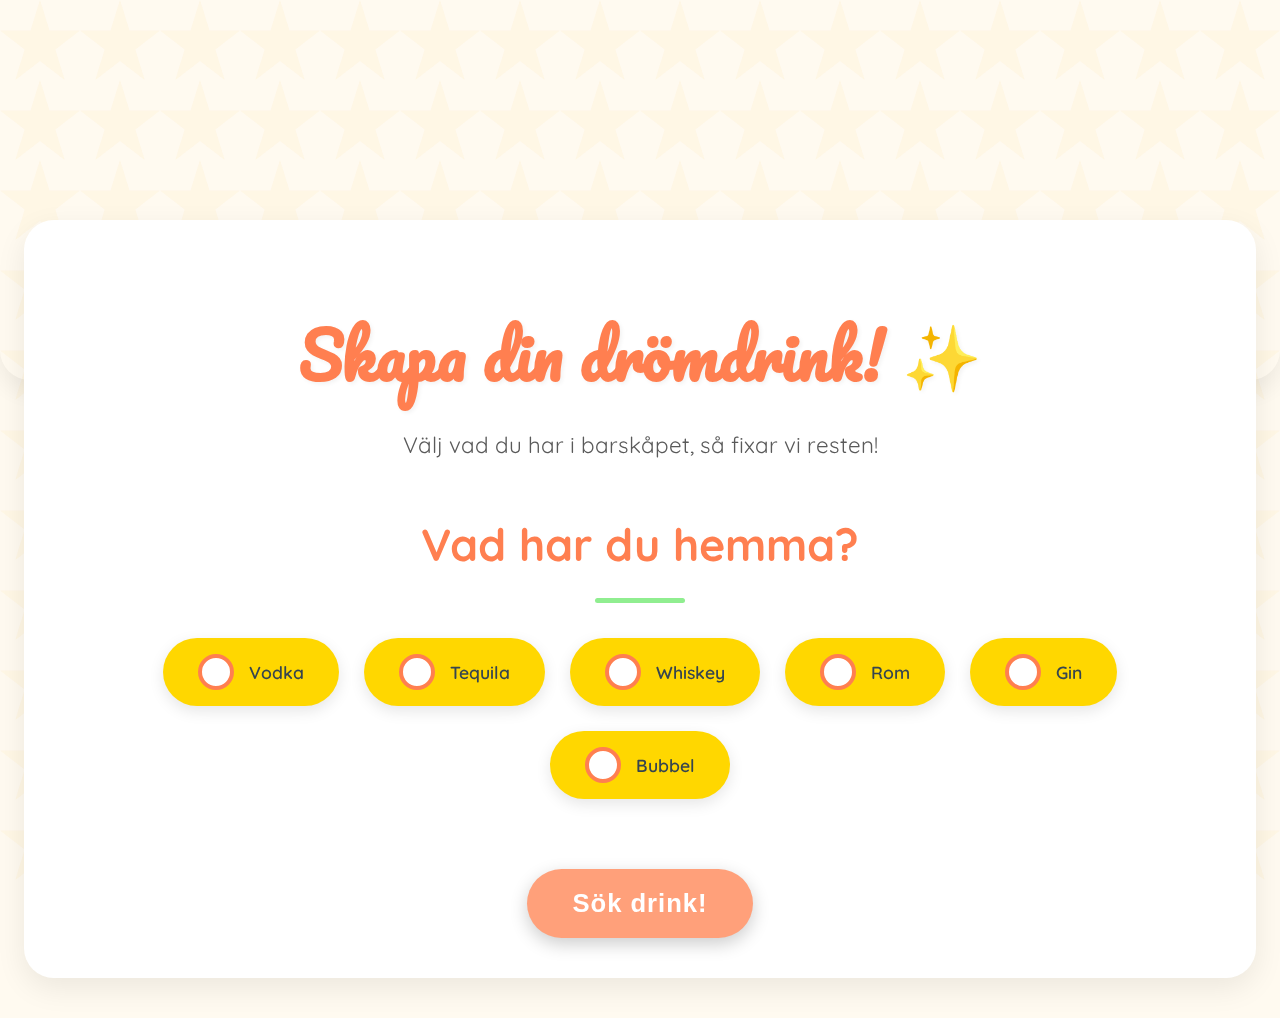
<file: index.html>
<!DOCTYPE html>
<html lang="sv">
<head>
    <meta charset="UTF-8">
    <meta name="viewport" content="width=device-width, initial-scale=1.0">
    <title>Hitta din perfekta drink! 🍹</title>
    <link rel="stylesheet" href="style.css">
    <link href="https://fonts.googleapis.com/css2?family=Pacifico&family=Quicksand:wght@300;400;500;700&display=swap" rel="stylesheet">
</head>
<body id="home-page">
    <div class="header-image"></div>
    <div class="container">
        <header>
            <h1>Skapa din drömdrink! ✨</h1>
            <p class="tagline">Välj vad du har i barskåpet, så fixar vi resten!</p>
        </header>

        <section class="selection-area">
            <h2>Vad har du hemma?</h2>
            <div class="alcohol-options">
                <label class="checkbox-label">
                    <input type="checkbox" value="vodka">
                    <span class="custom-checkbox"></span>
                    Vodka
                </label>
                <label class="checkbox-label">
                    <input type="checkbox" value="tequila">
                    <span class="custom-checkbox"></span>
                    Tequila
                </label>
                <label class="checkbox-label">
                    <input type="checkbox" value="whiskey">
                    <span class="custom-checkbox"></span>
                    Whiskey
                </label>
                <label class="checkbox-label">
                    <input type="checkbox" value="rom">
                    <span class="custom-checkbox"></span>
                    Rom
                </label>
                <label class="checkbox-label">
                    <input type="checkbox" value="gin">
                    <span class="custom-checkbox"></span>
                    Gin
                </label>
                <label class="checkbox-label">
                    <input type="checkbox" value="bubbel">
                    <span class="custom-checkbox"></span>
                    Bubbel
                </label>
            </div>
            <button id="getSuggestionsBtn" class="action-button">Sök drink!</button>
        </section>

        <section class="suggestions-area hidden" id="suggestionsArea">
            <h2>Dina drinkförslag</h2>
            <div id="drinkSuggestionsGrid" class="drink-grid">
                </div>
            <p id="noSuggestionsMessage" class="no-suggestions-message hidden">
                Hoppsan! Inga drinkar hittades med de valda ingredienserna. Prova att lägga till fler, eller kanske en annan kombination?
            </p>
        </section>
    </div>

    <script src="script.js"></script>
</body>
</html>
</file>
<file: style.css>
:root {
    /* Mjuka färger: Gul-Lime-Peach-Orange känsla */
    --primary-color: #FF7F50; /* Korall/Orange */
    --secondary-color: #FFD700; /* Guldgul */
    --accent-color: #90EE90; /* Ljus lime-grön */
    --text-dark: #36454F; /* Charcoal */
    --text-light: #5A5A5A;
    --background-light: #FFFAF0; /* Floral White (väldigt ljus peach) */
    --background-card: #FFFFFF;
    --button-primary: #FFA07A; /* Ljus laxrosa/orange */
    --button-hover: #FFC0CB; /* Mjuk Peach-rosa */
    --shadow-soft: 0 10px 30px rgba(0, 0, 0, 0.08);
    --border-radius-large: 30px; /* Mjukare rundning */
    --border-radius-medium: 18px;
}

body {
    font-family: 'Quicksand', sans-serif;
    background-color: var(--background-light);
    color: var(--text-dark);
    line-height: 1.6;
    margin: 0;
    padding: 0;
    display: flex;
    flex-direction: column;
    align-items: center;
    overflow-x: hidden;
    min-height: 100vh;
    /* Bakgrundsbild med frukter för somrig vibe (ERSÄTT MED DIN EGEN BILD!) */
    /* Du kan hitta royaltyfria mönster på t.ex. Transparent Textures, eller skapa en egen SVG/PNG */
    background-image: url('https://www.transparenttextures.com/patterns/cubes.png'); /* Exempel, byt ut denna! */
    /* För en somrig frukt-vibe, ersätt ovanstående med en URL till ett mönster av tecknade frukter. */
    background-size: auto; /* Eller cover, beroende på din bild */
    background-repeat: repeat;
    background-position: center;
    background-attachment: fixed;
    position: relative; /* Nödvändigt för pseudo-element */
}

/* Subtil överlappande effekt för frukt-viben, om du inte har en specifik mönsterbild */
body::before {
    content: '';
    position: fixed;
    top: 0;
    left: 0;
    width: 100%;
    height: 100%;
    background-image: url('data:image/svg+xml,%3Csvg width="100" height="100" viewBox="0 0 100 100" xmlns="http://www.w3.org/2000/svg"%3E%3Cpath d="M50 0L61.8 38.2L100 38.2L69.1 61.8L80.9 100L50 76.4L19.1 100L30.9 61.8L0 38.2L38.2 38.2L50 0Z" fill="%23FFE0B2" opacity="0.15"/%3E%3Cpath d="M50 0L61.8 38.2L100 38.2L69.1 61.8L80.9 100L50 76.4L19.1 100L30.9 61.8L0 38.2L38.2 38.2L50 0Z" fill="%23FFECB3" opacity="0.1"/%3E%3C/svg%3E'); /* Lätt geometriskt mönster i mjuka toner */
    opacity: 0.8; /* Mindre synligt */
    z-index: -1;
    pointer-events: none;
    background-repeat: repeat;
    background-size: 80px; /* Justera storlek på mönstret */
}


/* Header-bild för startsidan */
.header-image {
    width: 100%;
    height: 380px;
    background-image: url('https://images.unsplash.com/photo-1579294273030-a1f9a2631557?q=80&w=2600&auto=format&fit=crop&ixlib=rb-4.0.3&ixid=M3wxMjA3fDB8MHxwaG90by1wYWdlfHx8fGVufDB8fHx8fA%3D%3D'); /* En mjuk bild med drinkar */
    background-size: cover;
    background-position: center bottom; /* Fokus på drinkarna */
    border-bottom-left-radius: var(--border-radius-large);
    border-bottom-right-radius: var(--border-radius-large);
    box-shadow: var(--shadow-soft);
    margin-bottom: 40px;
}

/* Header-bild för enskilda drinksidor */
.header-image-small {
    width: 100%;
    height: 220px;
    background-image: url('https://images.unsplash.com/photo-1514933651105-0646ef3157bd?q=80&w=2670&auto=format&fit=crop&ixlib=rb-4.0.3&ixid=M3wxMjA3fDB8MHxwaG90by1wYWdlfHx8fGVufDB8fHx8fA%3D%3D'); /* En mjukare barbild */
    background-size: cover;
    background-position: center;
    border-bottom-left-radius: var(--border-radius-large);
    border-bottom-right-radius: var(--border-radius-large);
    box-shadow: var(--shadow-soft);
    margin-bottom: 20px;
}

.container {
    background-color: var(--background-card);
    padding: 40px;
    border-radius: var(--border-radius-large);
    box-shadow: var(--shadow-soft);
    width: 90%;
    max-width: 1200px; /* Lite bredare för mer utrymme */
    text-align: center;
    margin-top: -200px; /* Lyfta upp containern över bilden */
    position: relative;
    z-index: 10;
    margin-bottom: 40px; /* Marginal i botten för att inte klistras mot kanten */
}

header h1 {
    font-family: 'Pacifico', cursive;
    font-size: 4em;
    color: var(--primary-color);
    margin-bottom: 10px;
    text-shadow: 2px 2px 4px rgba(0,0,0,0.05);
}

.tagline {
    font-size: 1.4em;
    color: var(--text-light);
    margin-bottom: 45px;
}

h2 {
    font-family: 'Quicksand', sans-serif;
    color: var(--primary-color);
    font-size: 2.8em;
    margin-bottom: 35px;
    position: relative;
    font-weight: 700;
}

h2::after {
    content: '';
    display: block;
    width: 90px;
    height: 5px;
    background-color: var(--accent-color);
    margin: 18px auto 0;
    border-radius: 5px;
}

/* Alkoholinmatning */
.alcohol-options {
    display: flex;
    flex-wrap: wrap;
    justify-content: center;
    gap: 25px;
    margin-bottom: 45px;
}

.checkbox-label {
    background-color: var(--secondary-color);
    color: var(--text-dark);
    padding: 16px 35px;
    border-radius: 50px; /* Pill-formade knappar */
    cursor: pointer;
    transition: all 0.3s ease;
    display: flex;
    align-items: center;
    position: relative;
    font-weight: 600;
    font-size: 1.1em;
    box-shadow: 0 5px 15px rgba(0,0,0,0.1);
}

.checkbox-label:hover {
    background-color: var(--accent-color); /* Ljusare gul/lime vid hover */
    transform: translateY(-7px);
    box-shadow: 0 10px 20px rgba(0,0,0,0.18);
}

.checkbox-label input[type="checkbox"] {
    position: absolute;
    opacity: 0;
    cursor: pointer;
    height: 0;
    width: 0;
}

.custom-checkbox {
    height: 28px;
    width: 28px;
    background-color: #FFF;
    border-radius: 50%; /* Rund checkbox */
    margin-right: 15px;
    flex-shrink: 0;
    display: inline-block;
    border: 4px solid var(--primary-color);
    transition: all 0.3s ease;
    position: relative;
}

.checkbox-label input[type="checkbox"]:checked ~ .custom-checkbox {
    background-color: var(--primary-color);
    border-color: var(--primary-color);
}

.checkbox-label input[type="checkbox"]:checked ~ .custom-checkbox::after {
    content: '';
    position: absolute;
    top: 50%;
    left: 50%;
    width: 12px;
    height: 20px;
    border: solid white;
    border-width: 0 4px 4px 0;
    transform: translate(-50%, -60%) rotate(45deg); /* Centrera bocken */
}

/* Knapp styling */
.action-button {
    background-color: var(--button-primary);
    color: white;
    padding: 20px 45px;
    border: none;
    border-radius: 50px;
    font-size: 1.6em;
    font-weight: bold;
    cursor: pointer;
    transition: all 0.3s ease;
    box-shadow: 0 6px 18px rgba(0,0,0,0.2);
    letter-spacing: 1px;
    margin-top: 25px;
}

.action-button:hover {
    background-color: var(--button-hover);
    transform: translateY(-5px);
    box-shadow: 0 10px 25px rgba(0,0,0,0.25);
}

/* Drinkförslag och detaljer */
.suggestions-area {
    margin-top: 70px;
    padding-top: 50px;
    border-top: 2px dashed var(--accent-color);
}

.drink-grid {
    display: grid;
    grid-template-columns: repeat(auto-fit, minmax(320px, 1fr));
    gap: 40px;
    margin-top: 50px;
}

.drink-card {
    background-color: var(--background-card);
    border-radius: var(--border-radius-large);
    box-shadow: var(--shadow-soft);
    overflow: hidden;
    cursor: pointer;
    transition: transform 0.3s ease, box-shadow 0.3s ease;
    text-align: left;
    display: flex;
    flex-direction: column;
    height: 100%;
    text-decoration: none; /* Ta bort understrykning från länk */
    color: inherit; /* Ärva textfärg */
}

.drink-card:hover {
    transform: translateY(-12px);
    box-shadow: 0 15px 30px rgba(0, 0, 0, 0.2);
}

.drink-card img {
    width: 100%;
    height: 240px;
    object-fit: cover;
    border-top-left-radius: var(--border-radius-large);
    border-top-right-radius: var(--border-radius-large);
}

.drink-card-content {
    padding: 30px;
    flex-grow: 1;
    display: flex;
    flex-direction: column;
    justify-content: space-between;
}

.drink-card h3 {
    font-family: 'Pacifico', cursive;
    font-size: 2.2em;
    color: var(--primary-color);
    margin-bottom: 15px;
}

.drink-card p {
    font-size: 1.05em;
    color: var(--text-light);
    margin-bottom: 20px;
    flex-grow: 1;
    line-height: 1.7;
}

.drink-card .card-footer {
    display: flex;
    justify-content: space-between;
    align-items: center;
    font-size: 1em;
    color: var(--text-dark);
    padding-top: 18px;
    border-top: 1px dashed var(--accent-color);
}

.drink-card .card-footer span {
    display: flex;
    align-items: center;
    gap: 10px;
    font-weight: 500;
}

/* Meddelande om inga förslag */
.no-suggestions-message {
    font-size: 1.3em;
    color: var(--text-light);
    margin-top: 40px;
    background-color: var(--accent-color);
    padding: 30px;
    border-radius: var(--border-radius-medium);
    box-shadow: inset 0 3px 8px rgba(0,0,0,0.08);
}

/* Dölj/Visa klass */
.hidden {
    display: none;
}

/* Drink detaljsida specifik styling */
.drink-detail-header {
    margin-bottom: 35px;
    position: relative;
    padding-top: 70px; /* Ge utrymme för tillbakaknappen */
}

.back-button {
    position: absolute;
    top: 0;
    left: 0;
    background-color: var(--button-primary);
    color: white;
    padding: 14px 30px;
    border-radius: 50px;
    text-decoration: none;
    font-weight: bold;
    transition: background-color 0.3s ease, transform 0.3s ease;
    box-shadow: 0 4px 12px rgba(0,0,0,0.15);
    font-size: 1.2em;
}

.back-button:hover {
    background-color: var(--button-hover);
    transform: translateX(-10px);
}

.detail-drink-image {
    width: 100%;
    max-height: 450px;
    object-fit: cover;
    border-radius: var(--border-radius-medium);
    margin: 30px auto 35px auto;
    box-shadow: 0 12px 30px rgba(0,0,0,0.18);
    display: block;
}

.detail-description {
    font-size: 1.25em;
    color: var(--text-dark);
    margin-bottom: 40px;
    text-align: center;
    max-width: 850px;
    margin-left: auto;
    margin-right: auto;
    line-height: 1.8;
}

.drink-info-section {
    display: flex;
    flex-wrap: wrap; /* För att bryta på mindre skärmar */
    justify-content: center;
    gap: 35px;
    margin-bottom: 60px;
}

.info-box {
    background-color: var(--accent-color);
    padding: 22px 35px;
    border-radius: var(--border-radius-medium);
    text-align: center;
    box-shadow: 0 6px 18px rgba(0,0,0,0.1);
    flex: 1 1 220px; /* Flexibla boxar */
    min-width: 220px;
}

.info-box h4 {
    color: var(--text-dark);
    margin-bottom: 10px;
    font-size: 1.3em;
    font-weight: 700;
}

.info-box p {
    font-size: 1.4em;
    font-weight: bold;
    color: var(--primary-color);
}

.drink-profile-section,
.drink-ingredients-section,
.drink-instructions-section {
    margin-bottom: 60px;
    text-align: left;
}

.drink-profile-section h2,
.drink-ingredients-section h2,
.drink-instructions-section h2 {
    text-align: center;
    margin-bottom: 40px;
}

.drink-profile-section ul,
.drink-ingredients-section ul,
.drink-instructions-section ol {
    list-style: none;
    padding: 0;
    max-width: 750px;
    margin: 0 auto;
}

.drink-profile-section ul li,
.drink-ingredients-section ul li,
.drink-instructions-section ol li {
    background-color: var(--background-light);
    padding: 18px 30px;
    border-radius: var(--border-radius-medium);
    margin-bottom: 15px;
    box-shadow: 0 4px 12px rgba(0,0,0,0.06);
    font-size: 1.1em;
    color: var(--text-dark);
    border-left: 8px solid var(--primary-color);
}

.drink-ingredients-section ul li::before {
    content: '✨';
    margin-right: 15px;
}

.drink-instructions-section ol li {
    counter-increment: instruction-step;
    border-left: 8px solid var(--secondary-color);
}

.drink-instructions-section ol li::before {
    content: counter(instruction-step) ". ";
    font-weight: bold;
    color: var(--primary-color);
    margin-right: 15px;
}

/* Responsivitet */
@media (max-width: 800px) {
    .header-image {
        height: 280px;
    }
    .header-image-small {
        height: 180px;
    }
    .container {
        padding: 30px;
        margin-top: -150px;
    }
    header h1 {
        font-size: 3em;
    }
    .tagline {
        font-size: 1.1em;
    }
    h2 {
        font-size: 2.2em;
    }
    .alcohol-options {
        flex-direction: column;
        align-items: center;
        gap: 15px;
    }
    .checkbox-label {
        width: 90%;
        justify-content: center;
        font-size: 1em;
        padding: 14px 25px;
    }
    .custom-checkbox {
        height: 24px;
        width: 24px;
        border-width: 3px;
        margin-right: 10px;
    }
    .checkbox-label input[type="checkbox"]:checked ~ .custom-checkbox::after {
        width: 9px;
        height: 16px;
        border-width: 0 3px 3px 0;
    }
    .drink-grid {
        grid-template-columns: 1fr;
        gap: 30px;
    }
    .action-button {
        padding: 16px 35px;
        font-size: 1.4em;
    }
    .detail-drink-image {
        max-height: 320px;
    }
    .drink-detail-header h1 {
        font-size: 2.8em;
    }
    .detail-description {
        font-size: 1.1em;
    }
    .drink-info-section {
        flex-direction: column;
        gap: 25px;
    }
    .info-box {
        width: 100%;
        min-width: unset; /* Ta bort min-width på små skärmar */
        padding: 18px 25px;
    }
    .info-box h4 {
        font-size: 1.15em;
    }
    .info-box p {
        font-size: 1.25em;
    }
    .drink-profile-section ul li,
    .drink-ingredients-section ul li,
    .drink-instructions-section ol li {
        padding: 15px 20px;
        font-size: 1em;
        border-left-width: 6px;
    }
    .back-button {
        padding: 10px 20px;
        font-size: 1em;
    }
}
</file>
